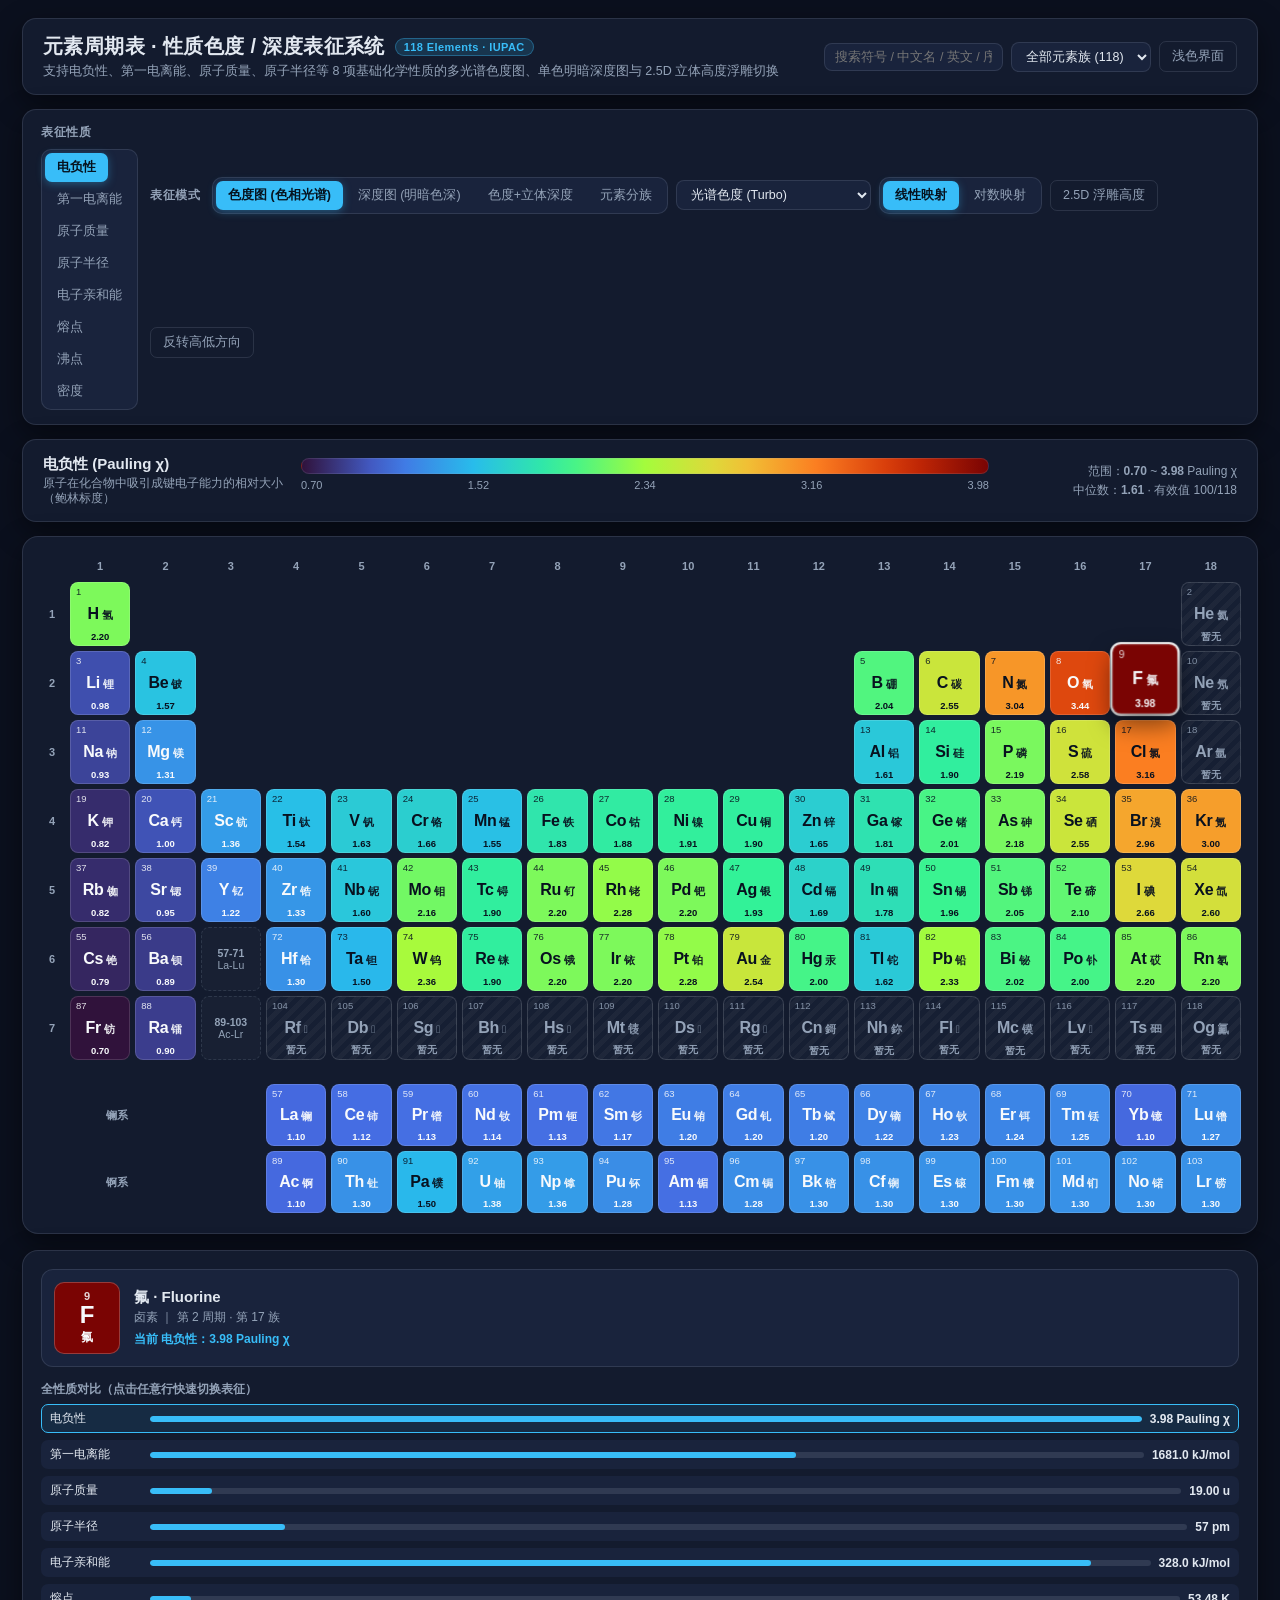
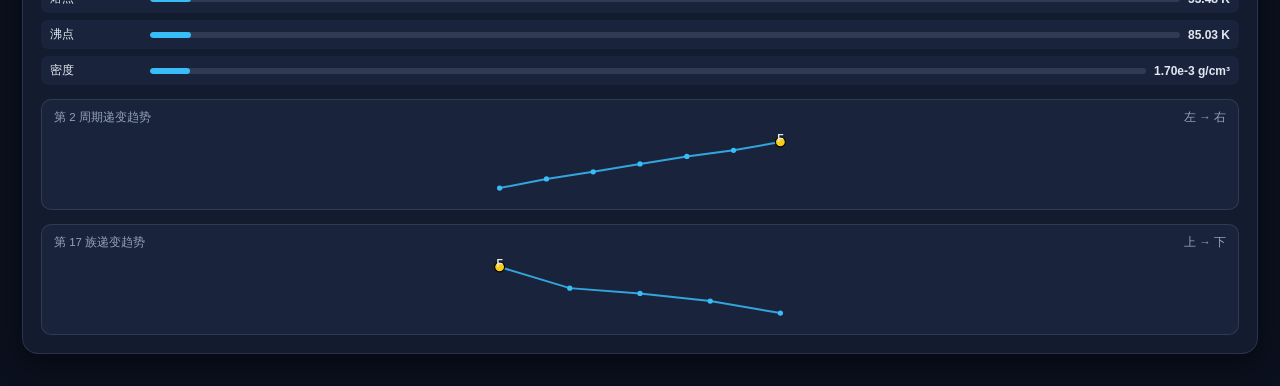
<file: index.html>
<!DOCTYPE html>
<html lang="zh-CN">
<head>
  <meta charset="UTF-8" />
  <meta name="viewport" content="width=device-width, initial-scale=1.0" />
  <title>元素周期表 · 化学性质色度/深度交互可视化</title>
  <style>
:root {
  --bg: #0b101e;
  --panel: #131b2e;
  --panel-2: #19233c;
  --border: rgba(148, 163, 184, 0.18);
  --text: #e2e8f0;
  --muted: #94a3b8;
  --accent: #38bdf8;
  --cell-empty: #161f33;
  --shadow: 0 10px 30px rgba(0, 0, 0, 0.45);
}
body.light {
  --bg: #f3f6fb;
  --panel: #ffffff;
  --panel-2: #eef2f9;
  --border: rgba(15, 23, 42, 0.12);
  --text: #0f172a;
  --muted: #475569;
  --accent: #0284c7;
  --cell-empty: #e2e8f0;
  --shadow: 0 8px 24px rgba(15, 23, 42, 0.08);
}
* { box-sizing: border-box; margin: 0; padding: 0; }
body {
  font-family: -apple-system, BlinkMacSystemFont, "Segoe UI", "PingFang SC", "Microsoft YaHei", sans-serif;
  background: var(--bg);
  color: var(--text);
  min-height: 100vh;
  padding: 18px 22px 32px;
  transition: background 0.25s, color 0.25s;
}
.container { max-width: 1520px; margin: 0 auto; display: flex; flex-direction: column; gap: 14px; }
header {
  display: flex; flex-wrap: wrap; justify-content: space-between; align-items: center; gap: 12px;
  background: var(--panel); border: 1px solid var(--border); border-radius: 14px; padding: 14px 20px;
  box-shadow: var(--shadow);
}
.title-wrap h1 { font-size: 20px; font-weight: 700; letter-spacing: 0.4px; display: flex; align-items: center; gap: 10px; }
.badge { font-size: 11px; padding: 2px 8px; border-radius: 99px; background: rgba(56,189,248,0.16); color: var(--accent); border: 1px solid rgba(56,189,248,0.35); }
.title-wrap p { font-size: 12.5px; color: var(--muted); margin-top: 3px; }
.toolbar {
  display: grid; grid-template-columns: 1fr auto; gap: 12px;
  background: var(--panel); border: 1px solid var(--border); border-radius: 14px; padding: 14px 18px;
  box-shadow: var(--shadow);
}
@media (max-width: 1100px) { .toolbar { grid-template-columns: 1fr; } }
.control-row { display: flex; flex-wrap: wrap; align-items: center; gap: 8px; }
.ctrl-label { font-size: 12px; font-weight: 600; color: var(--muted); margin-right: 4px; text-transform: uppercase; letter-spacing: 0.5px; }
.seg-group { display: inline-flex; flex-wrap: wrap; background: var(--panel-2); padding: 3px; border-radius: 10px; border: 1px solid var(--border); gap: 3px; }
.btn {
  border: none; background: transparent; color: var(--muted); font-size: 12.5px; font-weight: 500;
  padding: 6px 12px; border-radius: 7px; cursor: pointer; transition: all 0.16s; white-space: nowrap;
}
.btn:hover { color: var(--text); background: rgba(148,163,184,0.12); }
.btn.active { background: var(--accent); color: #06121e; font-weight: 700; box-shadow: 0 2px 8px rgba(56,189,248,0.35); }
body.light .btn.active { color: #ffffff; }
select.ctrl-select, input.ctrl-search {
  background: var(--panel-2); color: var(--text); border: 1px solid var(--border);
  border-radius: 8px; padding: 6px 10px; font-size: 12.5px; outline: none;
}
.legend-bar-wrap {
  background: var(--panel); border: 1px solid var(--border); border-radius: 14px; padding: 12px 20px;
  display: grid; grid-template-columns: 240px 1fr 230px; align-items: center; gap: 18px; box-shadow: var(--shadow);
}
@media (max-width: 980px) { .legend-bar-wrap { grid-template-columns: 1fr; } }
.prop-meta .prop-name { font-size: 15px; font-weight: 700; }
.prop-meta .prop-desc { font-size: 11.5px; color: var(--muted); margin-top: 2px; }
.grad-box { position: relative; padding: 6px 0 18px; }
.grad-track { height: 16px; border-radius: 8px; border: 1px solid var(--border); width: 100%; position: relative; }
.grad-ticks { display: flex; justify-content: space-between; font-size: 11px; color: var(--muted); margin-top: 5px; font-variant-numeric: tabular-nums; }
.grad-pointer {
  position: absolute; top: 1px; width: 3px; height: 26px; background: #fff;
  border: 1px solid #000; border-radius: 2px; transform: translateX(-50%); pointer-events: none;
  opacity: 0; transition: left 0.1s ease-out, opacity 0.15s; z-index: 5;
}
.grad-pointer span {
  position: absolute; top: -20px; left: 50%; transform: translateX(-50%);
  background: #0f172a; color: #fff; font-size: 10.5px; padding: 1px 6px; border-radius: 4px; white-space: nowrap;
}

.main-stage { display: grid; grid-template-columns: 1fr 330px; gap: 16px; align-items: start; }
@media (max-width: 1280px) { .main-stage { grid-template-columns: 1fr; } }
.board-card {
  background: var(--panel); border: 1px solid var(--border); border-radius: 16px;
  padding: 18px 16px 20px; box-shadow: var(--shadow); overflow-x: auto;
}
.pt-perspective { transition: transform 0.4s cubic-bezier(.2,.8,.2,1); }
.pt-perspective.relief-3d {
  transform: perspective(1400px) rotateX(22deg) scale(0.97);
  transform-style: preserve-3d;
  padding-top: 14px; padding-bottom: 10px;
}
.pt-grid {
  display: grid;
  grid-template-columns: 26px repeat(18, minmax(48px, 1fr));
  grid-template-rows: 22px repeat(7, 64px) 14px repeat(2, 62px);
  gap: 5px;
  min-width: 980px;
  transform-style: preserve-3d;
}
.axis-lbl {
  display: flex; align-items: center; justify-content: center;
  font-size: 11px; font-weight: 600; color: var(--muted); user-select: none;
}
.f-slot {
  border: 1px dashed var(--border); border-radius: 8px;
  display: flex; flex-direction: column; align-items: center; justify-content: center;
  font-size: 10.5px; color: var(--muted); background: rgba(148,163,184,0.04); cursor: pointer;
}
.f-slot:hover { border-color: var(--accent); color: var(--accent); }
.el-cell {
  position: relative; border-radius: 8px; padding: 4px 5px;
  border: 1px solid rgba(255,255,255,0.14);
  display: flex; flex-direction: column; justify-content: space-between;
  cursor: pointer; user-select: none;
  transition: transform 0.18s ease, box-shadow 0.18s ease, opacity 0.2s, background 0.25s;
  overflow: hidden;
}
body.light .el-cell { border-color: rgba(15,23,42,0.13); }
.el-cell:hover, .el-cell.selected {
  z-index: 20;
  transform: translateY(-4px) scale(1.09) !important;
  box-shadow: 0 10px 22px rgba(0,0,0,0.5), 0 0 0 2px #fff !important;
}
body.light .el-cell:hover, body.light .el-cell.selected {
  box-shadow: 0 10px 20px rgba(15,23,42,0.25), 0 0 0 2px #0f172a !important;
}
.el-cell.dimmed { opacity: 0.18; filter: grayscale(0.7); }
.el-cell.no-data {
  background: repeating-linear-gradient(-45deg, var(--cell-empty), var(--cell-empty) 5px, rgba(148,163,184,0.09) 5px, rgba(148,163,184,0.09) 10px) !important;
}
.el-top { display: flex; justify-content: space-between; align-items: center; font-size: 9.5px; line-height: 1; opacity: 0.88; font-variant-numeric: tabular-nums; }
.el-mid { display: flex; align-items: baseline; justify-content: center; gap: 3px; margin: 1px 0; }
.el-sym { font-size: 16px; font-weight: 800; letter-spacing: -0.3px; line-height: 1.05; }
.el-zh { font-size: 11px; font-weight: 600; opacity: 0.92; }
.el-val { font-size: 9.5px; text-align: center; font-variant-numeric: tabular-nums; font-weight: 600; line-height: 1; white-space: nowrap; overflow: hidden; text-overflow: ellipsis; }
.depth-fill-bar {
  position: absolute; left: 0; bottom: 0; height: 3px; background: rgba(255,255,255,0.75);
  transition: width 0.25s ease; pointer-events: none;
}
.detail-panel {
  background: var(--panel); border: 1px solid var(--border); border-radius: 16px;
  padding: 18px; box-shadow: var(--shadow); display: flex; flex-direction: column; gap: 14px;
}
.hero-box {
  display: flex; align-items: center; gap: 14px; padding: 12px; border-radius: 12px;
  background: var(--panel-2); border: 1px solid var(--border);
}
.hero-tile {
  width: 66px; height: 72px; border-radius: 10px; display: flex; flex-direction: column;
  align-items: center; justify-content: center; font-weight: 800; flex-shrink: 0;
  border: 1px solid rgba(255,255,255,0.22);
}
.hero-tile .hz { font-size: 11px; opacity: 0.85; }
.hero-tile .hsym { font-size: 24px; line-height: 1.1; }
.hero-tile .hzh { font-size: 12px; }
.prop-list { display: flex; flex-direction: column; gap: 7px; }
.prop-item {
  display: grid; grid-template-columns: 92px 1fr auto; align-items: center; gap: 8px;
  font-size: 12px; padding: 5px 8px; border-radius: 7px; background: var(--panel-2); cursor: pointer;
  border: 1px solid transparent;
}
.prop-item.active-prop { border-color: var(--accent); background: rgba(56,189,248,0.1); }
.prop-bar-bg { height: 6px; background: rgba(148,163,184,0.18); border-radius: 99px; overflow: hidden; }
.prop-bar-fg { height: 100%; background: var(--accent); border-radius: 99px; transition: width 0.25s; }
.trend-box { background: var(--panel-2); border: 1px solid var(--border); border-radius: 10px; padding: 10px 12px; }
.trend-title { font-size: 11.5px; color: var(--muted); margin-bottom: 6px; display: flex; justify-content: space-between; }
svg.spark { width: 100%; height: 68px; overflow: visible; display: block; }

</style>
</head>
<body>
  <div class="container">
    <header>
      <div class="title-wrap">
        <h1>元素周期表 · 性质色度 / 深度表征系统 <span class="badge">118 Elements · IUPAC</span></h1>
        <p>支持电负性、第一电离能、原子质量、原子半径等 8 项基础化学性质的多光谱色度图、单色明暗深度图与 2.5D 立体高度浮雕切换</p>
      </div>
      <div class="control-row">
        <input id="searchBox" class="ctrl-search" type="text" placeholder="搜索符号 / 中文名 / 英文 / 序数..." />
        <select id="catFilter" class="ctrl-select"></select>
        <button id="btnTheme" class="btn" style="border:1px solid var(--border)">浅色界面</button>
      </div>
    </header>

    <section class="toolbar">
      <div class="control-row">
        <span class="ctrl-label">表征性质</span>
        <div id="propBtns" class="seg-group"></div>
      </div>
      <div class="control-row">
        <span class="ctrl-label">表征模式</span>
        <div class="seg-group">
          <button class="btn active" data-mode-btn="chroma">色度图 (色相光谱)</button>
          <button class="btn" data-mode-btn="depth">深度图 (明暗色深)</button>
          <button class="btn" data-mode-btn="dual">色度+立体深度</button>
          <button class="btn" data-mode-btn="cat">元素分族</button>
        </div>
        <select id="chromaSelect" class="ctrl-select"></select>
        <select id="depthSelect" class="ctrl-select" style="display:none"></select>
        <div class="seg-group">
          <button class="btn active" data-scale-btn="linear">线性映射</button>
          <button class="btn" data-scale-btn="log">对数映射</button>
        </div>
        <button id="btnRelief" class="btn" style="border:1px solid var(--border)">2.5D 浮雕高度</button>
        <button id="btnInvert" class="btn" style="border:1px solid var(--border)">反转高低方向</button>
      </div>
    </section>

    <section class="legend-bar-wrap">
      <div class="prop-meta">
        <div id="propName" class="prop-name">电负性 (Pauling χ)</div>
        <div id="propDesc" class="prop-desc"></div>
      </div>
      <div class="grad-box">
        <div id="gradTrack" class="grad-track">
          <div id="gradPointer" class="grad-pointer"><span></span></div>
        </div>
        <div id="gradTicks" class="grad-ticks"></div>
      </div>
      <div id="statSummary" style="font-size:12px;color:var(--muted);line-height:1.55;text-align:right"></div>
    </section>

    <main class="main-stage">
      <div class="board-card">
        <div id="ptPerspective" class="pt-perspective">
          <div id="ptGrid" class="pt-grid"></div>
        </div>
      </div>

      <aside class="detail-panel">
        <div class="hero-box">
          <div id="heroTile" class="hero-tile"></div>
          <div id="heroInfo"></div>
        </div>
        <div>
          <div style="font-size:12px;font-weight:600;color:var(--muted);margin-bottom:6px">全性质对比（点击任意行快速切换表征）</div>
          <div id="propList" class="prop-list"></div>
        </div>
        <div class="trend-box">
          <div class="trend-title"><span id="periodTrendLbl">同周期递变趋势</span><span>左 → 右</span></div>
          <svg id="sparkPeriod" class="spark"></svg>
        </div>
        <div class="trend-box">
          <div class="trend-title"><span id="groupTrendLbl">同族递变趋势</span><span>上 → 下</span></div>
          <svg id="sparkGroup" class="spark"></svg>
        </div>
      </aside>
    </main>
  </div>
  <script>
// [Z, sym, zh, en, cat, row, col, mass(u), eneg(Pauling), ie1(kJ/mol), radius(pm), ea(kJ/mol), mp(K), bp(K), dens(g/cm3)]
const DATA_1 = [
[1,"H","氢","Hydrogen",0,1,1,1.008,2.20,1312.0,31,72.8,13.99,20.27,0.0000899],
[2,"He","氦","Helium",1,1,18,4.0026,null,2372.3,28,0,0.95,4.22,0.0001785],
[3,"Li","锂","Lithium",2,2,1,6.94,0.98,520.2,128,59.6,453.65,1603,0.534],
[4,"Be","铍","Beryllium",3,2,2,9.0122,1.57,899.5,96,0,1560,2742,1.85],
[5,"B","硼","Boron",4,2,13,10.81,2.04,800.6,84,26.7,2349,4200,2.34],
[6,"C","碳","Carbon",0,2,14,12.011,2.55,1086.5,76,121.8,3800,4300,2.267],
[7,"N","氮","Nitrogen",0,2,15,14.007,3.04,1402.3,71,-7,63.15,77.36,0.001251],
[8,"O","氧","Oxygen",0,2,16,15.999,3.44,1313.9,66,141.0,54.36,90.19,0.001429],
[9,"F","氟","Fluorine",5,2,17,18.998,3.98,1681.0,57,328.0,53.48,85.03,0.001696],
[10,"Ne","氖","Neon",1,2,18,20.180,null,2080.7,58,0,24.56,27.07,0.0009002],
[11,"Na","钠","Sodium",2,3,1,22.990,0.93,495.8,166,52.8,370.94,1156,0.968],
[12,"Mg","镁","Magnesium",3,3,2,24.305,1.31,737.7,141,0,923,1363,1.738],
[13,"Al","铝","Aluminium",7,3,13,26.982,1.61,577.5,121,41.8,933.47,2792,2.70],
[14,"Si","硅","Silicon",4,3,14,28.085,1.90,786.5,111,134.1,1687,3538,2.329],
[15,"P","磷","Phosphorus",0,3,15,30.974,2.19,1011.8,107,72.0,317.3,553.7,1.823],
[16,"S","硫","Sulfur",0,3,16,32.06,2.58,999.6,105,200.4,388.36,717.8,2.07],
[17,"Cl","氯","Chlorine",5,3,17,35.45,3.16,1251.2,102,349.0,171.6,239.11,0.003214],
[18,"Ar","氩","Argon",1,3,18,39.948,null,1520.6,106,0,83.81,87.30,0.001784],
[19,"K","钾","Potassium",2,4,1,39.098,0.82,418.8,203,48.4,336.7,1032,0.862],
[20,"Ca","钙","Calcium",3,4,2,40.078,1.00,589.8,176,2.37,1115,1757,1.55],
[21,"Sc","钪","Scandium",6,4,3,44.956,1.36,633.1,170,18.1,1814,3109,2.985],
[22,"Ti","钛","Titanium",6,4,4,47.867,1.54,658.8,160,7.6,1941,3560,4.506],
[23,"V","钒","Vanadium",6,4,5,50.942,1.63,650.9,153,50.6,2183,3680,6.11],
[24,"Cr","铬","Chromium",6,4,6,51.996,1.66,652.9,139,64.3,2180,2944,7.19],
[25,"Mn","锰","Manganese",6,4,7,54.938,1.55,717.3,139,0,1519,2334,7.21],
[26,"Fe","铁","Iron",6,4,8,55.845,1.83,762.5,132,15.7,1811,3134,7.874],
[27,"Co","钴","Cobalt",6,4,9,58.933,1.88,760.4,126,63.7,1768,3200,8.90],
[28,"Ni","镍","Nickel",6,4,10,58.693,1.91,737.1,124,112.0,1728,3186,8.908],
[29,"Cu","铜","Copper",6,4,11,63.546,1.90,745.5,132,118.4,1357.77,2835,8.96],
[30,"Zn","锌","Zinc",6,4,12,65.38,1.65,906.4,122,0,692.68,1180,7.14],
[31,"Ga","镓","Gallium",7,4,13,69.723,1.81,578.8,122,28.9,302.91,2673,5.91],
[32,"Ge","锗","Germanium",4,4,14,72.630,2.01,762.0,120,119.0,1211.4,3106,5.323],
[33,"As","砷","Arsenic",4,4,15,74.922,2.18,947.0,119,78.0,1090,887,5.727],
[34,"Se","硒","Selenium",0,4,16,78.971,2.55,941.0,120,195.0,494,958,4.81],
[35,"Br","溴","Bromine",5,4,17,79.904,2.96,1139.9,120,324.6,265.8,332.0,3.1028],
[36,"Kr","氪","Krypton",1,4,18,83.798,3.00,1350.8,116,0,115.78,119.93,0.003749],
[37,"Rb","铷","Rubidium",2,5,1,85.468,0.82,403.0,220,46.9,312.45,961,1.532],
[38,"Sr","锶","Strontium",3,5,2,87.62,0.95,549.5,195,5.03,1050,1655,2.64],
[39,"Y","钇","Yttrium",6,5,3,88.906,1.22,600.0,190,29.6,1799,3609,4.472],
[40,"Zr","锆","Zirconium",6,5,4,91.224,1.33,640.1,175,41.1,2128,4682,6.52],
[41,"Nb","铌","Niobium",6,5,5,92.906,1.60,652.1,164,86.1,2750,5017,8.57],
[42,"Mo","钼","Molybdenum",6,5,6,95.95,2.16,684.3,154,71.9,2896,4912,10.28],
[43,"Tc","锝","Technetium",6,5,7,98,1.90,702.0,147,53.0,2430,4538,11.0],
[44,"Ru","钌","Ruthenium",6,5,8,101.07,2.20,710.2,146,101.3,2607,4423,12.45],
[45,"Rh","铑","Rhodium",6,5,9,102.91,2.28,719.7,142,109.7,2237,3968,12.41],
[46,"Pd","钯","Palladium",6,5,10,106.42,2.20,804.4,139,53.7,1828.05,3236,12.023],
[47,"Ag","银","Silver",6,5,11,107.87,1.93,731.0,145,125.6,1234.93,2435,10.49],
[48,"Cd","镉","Cadmium",6,5,12,112.41,1.69,867.8,144,0,594.22,1040,8.65],
[49,"In","铟","Indium",7,5,13,114.82,1.78,558.3,142,28.9,429.75,2345,7.31],
[50,"Sn","锡","Tin",7,5,14,118.71,1.96,708.6,139,107.3,505.08,2875,7.31],
[51,"Sb","锑","Antimony",4,5,15,121.76,2.05,834.0,139,103.2,903.78,1860,6.697],
[52,"Te","碲","Tellurium",4,5,16,127.60,2.10,869.3,138,190.2,722.66,1261,6.24],
[53,"I","碘","Iodine",5,5,17,126.90,2.66,1008.4,139,295.2,386.85,457.4,4.933],
[54,"Xe","氙","Xenon",1,5,18,131.29,2.60,1170.4,140,0,161.4,165.05,0.005894],
[55,"Cs","铯","Caesium",2,6,1,132.91,0.79,375.7,244,45.5,301.7,944,1.93],
[56,"Ba","钡","Barium",3,6,2,137.33,0.89,502.9,215,13.95,1000,2170,3.51],
[57,"La","镧","Lanthanum",8,9,4,138.91,1.10,538.1,207,48.0,1193,3737,6.162],
[58,"Ce","铈","Cerium",8,9,5,140.12,1.12,534.4,204,50.0,1068,3716,6.770],
[59,"Pr","镨","Praseodymium",8,9,6,140.91,1.13,527.0,203,50.0,1208,3793,6.77],
[60,"Nd","钕","Neodymium",8,9,7,144.24,1.14,533.1,201,50.0,1297,3347,7.01]
];

const DATA_2 = [
[61,"Pm","钷","Promethium",8,9,8,145,1.13,540.0,199,50.0,1315,3273,7.26],
[62,"Sm","钐","Samarium",8,9,9,150.36,1.17,544.5,198,50.0,1345,2067,7.52],
[63,"Eu","铕","Europium",8,9,10,151.96,1.20,547.1,198,50.0,1099,1802,5.244],
[64,"Gd","钆","Gadolinium",8,9,11,157.25,1.20,593.4,196,50.0,1585,3546,7.90],
[65,"Tb","铽","Terbium",8,9,12,158.93,1.20,565.8,194,50.0,1629,3503,8.23],
[66,"Dy","镝","Dysprosium",8,9,13,162.50,1.22,573.0,192,50.0,1680,2840,8.54],
[67,"Ho","钬","Holmium",8,9,14,164.93,1.23,581.0,192,50.0,1734,2993,8.79],
[68,"Er","铒","Erbium",8,9,15,167.26,1.24,589.3,189,50.0,1802,3141,9.066],
[69,"Tm","铥","Thulium",8,9,16,168.93,1.25,596.7,190,50.0,1818,2223,9.32],
[70,"Yb","镱","Ytterbium",8,9,17,173.05,1.10,603.4,187,50.0,1097,1469,6.90],
[71,"Lu","镥","Lutetium",8,9,18,174.97,1.27,523.5,187,33.4,1925,3675,9.841],
[72,"Hf","铪","Hafnium",6,6,4,178.49,1.30,658.5,175,0,2506,4876,13.31],
[73,"Ta","钽","Tantalum",6,6,5,180.95,1.50,761.0,170,31.0,3290,5731,16.69],
[74,"W","钨","Tungsten",6,6,6,183.84,2.36,770.0,162,78.6,3695,5828,19.25],
[75,"Re","铼","Rhenium",6,6,7,186.21,1.90,760.0,151,14.5,3459,5869,21.02],
[76,"Os","锇","Osmium",6,6,8,190.23,2.20,840.0,144,106.1,3306,5285,22.59],
[77,"Ir","铱","Iridium",6,6,9,192.22,2.20,880.0,141,151.0,2719,4701,22.56],
[78,"Pt","铂","Platinum",6,6,10,195.08,2.28,870.0,136,205.3,2041.4,4098,21.45],
[79,"Au","金","Gold",6,6,11,196.97,2.54,890.1,136,222.8,1337.33,3129,19.30],
[80,"Hg","汞","Mercury",6,6,12,200.59,2.00,1007.1,132,0,234.32,629.88,13.534],
[81,"Tl","铊","Thallium",7,6,13,204.38,1.62,589.4,145,19.2,577,1746,11.85],
[82,"Pb","铅","Lead",7,6,14,207.2,2.33,715.6,146,35.1,600.61,2022,11.34],
[83,"Bi","铋","Bismuth",7,6,15,208.98,2.02,703.0,148,91.2,544.7,1837,9.78],
[84,"Po","钋","Polonium",4,6,16,209,2.00,812.1,140,183.3,527,1235,9.196],
[85,"At","砹","Astatine",5,6,17,210,2.20,899.0,150,270.1,575,610,7.0],
[86,"Rn","氡","Radon",1,6,18,222,2.20,1037.0,150,0,202,211.3,0.00973],
[87,"Fr","钫","Francium",2,7,1,223,0.70,380.0,260,44.0,300,950,1.87],
[88,"Ra","镭","Radium",3,7,2,226,0.90,509.3,221,9.65,973,2010,5.5],
[89,"Ac","锕","Actinium",9,10,4,227,1.10,499.0,215,33.77,1323,3471,10.07],
[90,"Th","钍","Thorium",9,10,5,232.04,1.30,587.0,206,null,2115,5061,11.72],
[91,"Pa","镤","Protactinium",9,10,6,231.04,1.50,568.0,200,null,1841,4300,15.37],
[92,"U","铀","Uranium",9,10,7,238.03,1.38,597.6,196,null,1405.3,4404,19.1],
[93,"Np","镎","Neptunium",9,10,8,237,1.36,604.5,190,null,917,4273,20.45],
[94,"Pu","钚","Plutonium",9,10,9,244,1.28,584.7,187,null,912.5,3501,19.85],
[95,"Am","镅","Americium",9,10,10,243,1.13,578.0,180,null,1449,2880,12.0],
[96,"Cm","锔","Curium",9,10,11,247,1.28,581.0,169,null,1613,3383,13.51],
[97,"Bk","锫","Berkelium",9,10,12,247,1.30,601.0,168,null,1259,2900,14.78],
[98,"Cf","锎","Californium",9,10,13,251,1.30,608.0,168,null,1173,1743,15.1],
[99,"Es","锿","Einsteinium",9,10,14,252,1.30,619.0,165,null,1133,1269,8.84],
[100,"Fm","镄","Fermium",9,10,15,257,1.30,627.0,167,null,1800,null,9.7],
[101,"Md","钔","Mendelevium",9,10,16,258,1.30,635.0,173,null,1100,null,10.3],
[102,"No","锘","Nobelium",9,10,17,259,1.30,642.0,176,null,1100,null,9.9],
[103,"Lr","铹","Lawrencium",9,10,18,266,1.30,470.0,161,null,1900,null,15.6],
[104,"Rf","𬬻","Rutherfordium",6,7,4,267,null,580.0,157,null,2400,5800,23.2],
[105,"Db","𬭊","Dubnium",6,7,5,268,null,665.0,149,null,null,null,29.3],
[106,"Sg","𬭳","Seaborgium",6,7,6,269,null,757.0,143,null,null,null,35.0],
[107,"Bh","𬭛","Bohrium",6,7,7,270,null,740.0,141,null,null,null,37.1],
[108,"Hs","𬭶","Hassium",6,7,8,277,null,730.0,134,null,null,null,40.7],
[109,"Mt","鿏","Meitnerium",6,7,9,278,null,800.0,129,null,null,null,37.4],
[110,"Ds","𫟼","Darmstadtium",6,7,10,281,null,960.0,128,null,null,null,34.8],
[111,"Rg","𬬭","Roentgenium",6,7,11,282,null,1020.0,121,null,null,null,28.7],
[112,"Cn","鎶","Copernicium",6,7,12,285,null,1155.0,122,null,283,340,14.0],
[113,"Nh","鉨","Nihonium",7,7,13,286,null,704.9,136,null,700,1400,16.0],
[114,"Fl","𫓧","Flerovium",7,7,14,289,null,823.9,143,null,340,420,14.0],
[115,"Mc","镆","Moscovium",7,7,15,290,null,538.3,162,null,670,1400,13.5],
[116,"Lv","𫟷","Livermorium",7,7,16,293,null,723.6,175,null,709,1085,12.9],
[117,"Ts","鿬","Tennessine",5,7,17,294,null,743.0,165,null,723,883,7.2],
[118,"Og","鿫","Oganesson",1,7,18,294,null,839.4,157,null,325,450,5.0]
];

const PROPS = [
  { key: "eneg", idx: 8,  name: "电负性",       unit: "Pauling χ", fmt: v => v.toFixed(2), desc: "原子在化合物中吸引成键电子能力的相对大小（鲍林标度）" },
  { key: "ie1",  idx: 9,  name: "第一电离能",   unit: "kJ/mol",    fmt: v => v.toFixed(1), desc: "气态基态原子失去第一个电子转化为气态正离子所需的最低能量" },
  { key: "mass", idx: 7,  name: "原子质量",     unit: "u",         fmt: v => v < 10 ? v.toFixed(3) : v.toFixed(2), desc: "IUPAC 标准相对原子质量（放射性元素取最长寿同位素质量数）" },
  { key: "rad",  idx: 10, name: "原子半径",     unit: "pm",        fmt: v => Math.round(v) + "", desc: "经验/共价单键原子半径（皮米 pm），反映原子电子云空间尺度" },
  { key: "ea",   idx: 11, name: "电子亲和能",   unit: "kJ/mol",    fmt: v => v.toFixed(1), desc: "气态原子获得一个电子形成气态负离子时释放的能量" },
  { key: "mp",   idx: 12, name: "熔点",         unit: "K",         fmt: v => v < 100 ? v.toFixed(2) : Math.round(v) + "", desc: "标准大气压下纯元素固相与液相平衡热力学温度" },
  { key: "bp",   idx: 13, name: "沸点",         unit: "K",         fmt: v => v < 100 ? v.toFixed(2) : Math.round(v) + "", desc: "标准大气压下纯元素液相转变为气相的沸腾温度" },
  { key: "dens", idx: 14, name: "密度",         unit: "g/cm³",     fmt: v => v < 0.1 ? v.toExponential(2) : v.toFixed(2), desc: "标准状况（298 K, 1 atm）下元素单质的体相质量密度" }
];

const CATS = [
  { name: "活泼非金属", color: "#22c55e" },
  { name: "稀有气体",   color: "#a855f7" },
  { name: "碱金属",     color: "#ef4444" },
  { name: "碱土金属",   color: "#f97316" },
  { name: "类金属",     color: "#14b8a6" },
  { name: "卤素",       color: "#eab308" },
  { name: "过渡金属",   color: "#3b82f6" },
  { name: "后过渡金属", color: "#06b6d4" },
  { name: "镧系元素",   color: "#ec4899" },
  { name: "锕系元素",   color: "#f43f5e" }
];

const CHROMA_MAPS = {
  turbo: {
    label: "光谱色度 (Turbo)",
    stops: [[48,18,59],[70,107,227],[40,188,235],[50,242,152],[164,252,60],[238,207,58],[251,126,33],[208,47,5],[122,4,3]]
  },
  viridis: {
    label: "均匀感知色度 (Viridis)",
    stops: [[68,1,84],[59,82,139],[33,145,140],[94,201,98],[253,231,37]]
  },
  plasma: {
    label: "等离子色度 (Plasma)",
    stops: [[13,8,135],[126,3,168],[204,71,120],[248,149,64],[240,249,33]]
  },
  coolwarm: {
    label: "冷暖双极色度 (Cool-Warm)",
    stops: [[30,64,175],[56,189,248],[226,232,240],[251,146,60],[185,28,28]]
  }
};

const DEPTH_MAPS = {
  cyan:    { label: "深海青深度", stopsDark: [[12,26,44],[14,78,118],[6,148,198],[125,236,255]], stopsLight: [[230,247,255],[138,212,248],[14,132,196],[8,51,88]] },
  emerald: { label: "翡翠绿深度", stopsDark: [[11,32,26],[13,92,66],[16,172,116],[134,250,198]], stopsLight: [[232,250,240],[134,228,178],[16,148,96],[6,64,43]] },
  amber:   { label: "琥珀金深度", stopsDark: [[36,22,10],[112,58,12],[210,122,16],[254,228,118]], stopsLight: [[254,249,226],[252,205,112],[217,119,6],[110,44,6]] },
  violet:  { label: "紫晶深度",   stopsDark: [[28,16,46],[86,40,145],[152,82,235],[230,198,255]], stopsLight: [[245,238,255],[196,164,250],[126,58,218],[54,18,108]] },
  mono:    { label: "纯粹灰阶深度", stopsDark: [[22,28,40],[72,85,106],[148,163,184],[241,245,249]], stopsLight: [[244,247,251],[182,194,210],[92,106,128],[18,24,38]] }
};

function interpStops(stops, t) {
  const c = Math.max(0, Math.min(1, t));
  const pos = c * (stops.length - 1);
  const i = Math.floor(pos);
  const f = pos - i;
  if (i >= stops.length - 1) return stops[stops.length - 1];
  const a = stops[i], b = stops[i + 1];
  return [
    Math.round(a[0] + (b[0] - a[0]) * f),
    Math.round(a[1] + (b[1] - a[1]) * f),
    Math.round(a[2] + (b[2] - a[2]) * f)
  ];
}

function rgbStr(rgb) { return `rgb(${rgb[0]},${rgb[1]},${rgb[2]})`; }

function textContrast(rgb) {
  const lum = (0.299 * rgb[0] + 0.587 * rgb[1] + 0.114 * rgb[2]) / 255;
  return lum > 0.56 ? "#08111f" : "#f8fafc";
}

const ELEMENTS = [...DATA_1, ...DATA_2].map(r => ({
  z: r[0], sym: r[1], zh: r[2], en: r[3], cat: r[4], row: r[5], col: r[6], raw: r
}));
const EL_BY_Z = Object.fromEntries(ELEMENTS.map(e => [e.z, e]));

const state = {
  propKey: "eneg",
  mode: "chroma",      // "chroma" | "depth" | "dual" | "cat"
  chromaMap: "turbo",
  depthMap: "cyan",
  invert: false,
  relief3d: false,
  scale: "linear",     // "linear" | "log"
  selectedZ: 9,
  filterCat: -1,
  query: "",
  light: false
};

function currentProp() { return PROPS.find(p => p.key === state.propKey); }

function getStats(prop) {
  const vals = ELEMENTS.map(e => e.raw[prop.idx]).filter(v => v !== null && v !== undefined && !Number.isNaN(v));
  const posVals = vals.filter(v => v > 0);
  const min = Math.min(...vals), max = Math.max(...vals);
  const logMin = posVals.length ? Math.min(...posVals) : 1e-4;
  const sorted = [...vals].sort((a, b) => a - b);
  const med = sorted[Math.floor(sorted.length / 2)];
  return { min, max, logMin, med, count: vals.length };
}

function normVal(val, stats) {
  if (val === null || val === undefined) return null;
  let t;
  if (state.scale === "log") {
    const safeV = Math.max(val, stats.logMin);
    const a = Math.log10(stats.logMin), b = Math.log10(Math.max(stats.max, stats.logMin * 10));
    t = b === a ? 0.5 : (Math.log10(safeV) - a) / (b - a);
  } else {
    t = stats.max === stats.min ? 0.5 : (val - stats.min) / (stats.max - stats.min);
  }
  t = Math.max(0, Math.min(1, t));
  return state.invert ? 1 - t : t;
}

function colorForT(t) {
  if (state.mode === "depth") {
    const dm = DEPTH_MAPS[state.depthMap];
    return interpStops(state.light ? dm.stopsLight : dm.stopsDark, t);
  }
  return interpStops(CHROMA_MAPS[state.chromaMap].stops, t);
}

const cellDom = {};

function buildGrid() {
  const grid = document.getElementById("ptGrid");
  grid.innerHTML = "";
  for (let c = 1; c <= 18; c++) {
    const d = document.createElement("div");
    d.className = "axis-lbl";
    d.style.gridRow = "1"; d.style.gridColumn = String(c + 1);
    d.textContent = c;
    grid.appendChild(d);
  }
  for (let r = 1; r <= 7; r++) {
    const d = document.createElement("div");
    d.className = "axis-lbl";
    d.style.gridRow = String(r + 1); d.style.gridColumn = "1";
    d.textContent = r;
    grid.appendChild(d);
  }
  const fLabels = [{ row: 9, txt: "镧系" }, { row: 10, txt: "锕系" }];
  fLabels.forEach(fl => {
    const d = document.createElement("div");
    d.className = "axis-lbl";
    d.style.gridRow = String(fl.row + 1); d.style.gridColumn = "1 / 4";
    d.textContent = fl.txt;
    grid.appendChild(d);
  });
  const slots = [
    { r: 6, c: 3, label: "57-71", sub: "La-Lu", cat: 8 },
    { r: 7, c: 3, label: "89-103", sub: "Ac-Lr", cat: 9 }
  ];
  slots.forEach(s => {
    const d = document.createElement("div");
    d.className = "f-slot";
    d.style.gridRow = String(s.r + 1); d.style.gridColumn = String(s.c + 1);
    d.innerHTML = `<strong>${s.label}</strong><span>${s.sub}</span>`;
    d.onclick = () => { state.filterCat = state.filterCat === s.cat ? -1 : s.cat; renderAll(); };
    grid.appendChild(d);
  });
  ELEMENTS.forEach(el => {
    const cell = document.createElement("div");
    cell.className = "el-cell";
    cell.style.gridRow = String(el.row + 1);
    cell.style.gridColumn = String(el.col + 1);
    cell.innerHTML = `
      <div class="el-top"><span>${el.z}</span><span class="el-cat-dot"></span></div>
      <div class="el-mid"><span class="el-sym">${el.sym}</span><span class="el-zh">${el.zh}</span></div>
      <div class="el-val">--</div>
      <div class="depth-fill-bar" style="width:0%"></div>`;
    cell.addEventListener("mouseenter", () => onHoverElement(el));
    cell.addEventListener("mouseleave", () => hideLegendPointer());
    cell.addEventListener("click", () => { state.selectedZ = el.z; renderAll(); });
    grid.appendChild(cell);
    cellDom[el.z] = cell;
  });
}

function hexToRgb(hex) {
  const n = parseInt(hex.slice(1), 16);
  return [(n >> 16) & 255, (n >> 8) & 255, n & 255];
}

function renderAll() {
  const prop = currentProp();
  const stats = getStats(prop);
  const use3d = state.relief3d || state.mode === "dual";
  document.getElementById("ptPerspective").classList.toggle("relief-3d", use3d);

  const q = state.query.trim().toLowerCase();
  ELEMENTS.forEach(el => {
    const cell = cellDom[el.z];
    const val = el.raw[prop.idx];
    const t = normVal(val, stats);
    const valNode = cell.querySelector(".el-val");
    const barNode = cell.querySelector(".depth-fill-bar");

    const matchQ = !q || el.sym.toLowerCase().includes(q) || el.zh.includes(q) || el.en.toLowerCase().includes(q) || String(el.z) === q;
    const matchCat = state.filterCat === -1 || el.cat === state.filterCat;
    cell.classList.toggle("dimmed", !(matchQ && matchCat));
    cell.classList.toggle("selected", el.z === state.selectedZ);

    if (state.mode === "cat") {
      cell.classList.remove("no-data");
      const rgb = hexToRgb(CATS[el.cat].color);
      cell.style.background = rgbStr(rgb);
      cell.style.color = textContrast(rgb);
      cell.style.transform = "";
      cell.style.boxShadow = "";
      valNode.textContent = val !== null ? prop.fmt(val) : "—";
      barNode.style.width = "0%";
      return;
    }

    if (t === null) {
      cell.classList.add("no-data");
      cell.style.background = "";
      cell.style.color = "var(--muted)";
      cell.style.transform = "";
      cell.style.boxShadow = "";
      valNode.textContent = "暂无";
      barNode.style.width = "0%";
    } else {
      cell.classList.remove("no-data");
      const rgb = colorForT(t);
      cell.style.background = rgbStr(rgb);
      cell.style.color = textContrast(rgb);
      valNode.textContent = prop.fmt(val);
      barNode.style.width = state.mode === "depth" ? `${Math.round(t * 100)}%` : "0%";
      if (use3d) {
        const zLift = Math.round(t * 28);
        const shade = `rgb(${Math.max(0,rgb[0]-55)},${Math.max(0,rgb[1]-55)},${Math.max(0,rgb[2]-55)})`;
        cell.style.transform = `translateZ(${zLift}px) translateY(${-Math.round(t * 6)}px)`;
        cell.style.boxShadow = `0 ${Math.max(2, Math.round(t * 9))}px 0 ${shade}, 0 ${Math.round(t * 16 + 4)}px 14px rgba(0,0,0,0.42)`;
      } else {
        cell.style.transform = "";
        cell.style.boxShadow = "";
      }
    }
  });

  renderLegend(prop, stats);
  renderDetail(EL_BY_Z[state.selectedZ], prop, stats);
  syncToolbarUI();
}

function renderLegend(prop, stats) {
  document.getElementById("propName").textContent = `${prop.name} (${prop.unit})`;
  document.getElementById("propDesc").textContent = prop.desc;
  const track = document.getElementById("gradTrack");
  const ticks = document.getElementById("gradTicks");
  if (state.mode === "cat") {
    track.style.background = `linear-gradient(90deg, ${CATS.map(c => c.color).join(",")})`;
    ticks.innerHTML = `<span>元素化学族分类着色模式（点击右侧图例可筛选单族）</span>`;
    document.getElementById("statSummary").innerHTML = `有效数据：<strong>${stats.count}</strong> / 118 元素`;
    return;
  }
  const samples = [];
  for (let i = 0; i <= 20; i++) samples.push(rgbStr(colorForT(i / 20)));
  track.style.background = `linear-gradient(90deg, ${samples.join(",")})`;
  const tickVals = [0, 0.25, 0.5, 0.75, 1].map(p => {
    const tp = state.invert ? 1 - p : p;
    if (state.scale === "log") {
      const a = Math.log10(stats.logMin), b = Math.log10(Math.max(stats.max, stats.logMin * 10));
      return prop.fmt(Math.pow(10, a + tp * (b - a)));
    }
    return prop.fmt(stats.min + tp * (stats.max - stats.min));
  });
  ticks.innerHTML = tickVals.map(v => `<span>${v}</span>`).join("");
  document.getElementById("statSummary").innerHTML =
    `范围：<strong>${prop.fmt(stats.min)}</strong> ~ <strong>${prop.fmt(stats.max)}</strong> ${prop.unit}<br>中位数：<strong>${prop.fmt(stats.med)}</strong> · 有效值 ${stats.count}/118`;
}

function onHoverElement(el) {
  const prop = currentProp();
  const stats = getStats(prop);
  const val = el.raw[prop.idx];
  const ptr = document.getElementById("gradPointer");
  if (val !== null && state.mode !== "cat") {
    const t = normVal(val, stats);
    ptr.style.left = `${(t * 100).toFixed(1)}%`;
    ptr.style.opacity = "1";
    ptr.querySelector("span").textContent = `${el.sym} ${prop.fmt(val)}`;
  } else {
    ptr.style.opacity = "0";
  }
  renderDetail(el, prop, stats);
}

function hideLegendPointer() {
  document.getElementById("gradPointer").style.opacity = "0";
  const prop = currentProp();
  renderDetail(EL_BY_Z[state.selectedZ], prop, getStats(prop));
}

function drawSparkline(svgId, list, activeZ, prop) {
  const svg = document.getElementById(svgId);
  const pts = list.filter(e => e.raw[prop.idx] !== null);
  if (pts.length < 2) {
    svg.innerHTML = `<text x="50%" y="38" text-anchor="middle" fill="var(--muted)" font-size="11">有效数据点不足</text>`;
    return;
  }
  const vals = pts.map(e => e.raw[prop.idx]);
  const min = Math.min(...vals), max = Math.max(...vals);
  const W = 280, H = 62, padX = 12, padY = 10;
  const coords = pts.map((e, i) => {
    const x = padX + (i / (pts.length - 1)) * (W - padX * 2);
    const ratio = max === min ? 0.5 : (e.raw[prop.idx] - min) / (max - min);
    const y = H - padY - ratio * (H - padY * 2);
    return { e, x, y };
  });
  const poly = coords.map(c => `${c.x.toFixed(1)},${c.y.toFixed(1)}`).join(" ");
  const circles = coords.map(c => {
    const isCur = c.e.z === activeZ;
    return `<circle cx="${c.x.toFixed(1)}" cy="${c.y.toFixed(1)}" r="${isCur ? 4.5 : 2.4}" fill="${isCur ? "#facc15" : "var(--accent)"}" stroke="${isCur ? "#000" : "none"}" stroke-width="1"/>` +
           (isCur ? `<text x="${c.x.toFixed(1)}" y="${Math.max(10, c.y - 7).toFixed(1)}" text-anchor="middle" fill="var(--text)" font-size="9.5" font-weight="700">${c.e.sym}</text>` : "");
  }).join("");
  svg.setAttribute("viewBox", `0 0 ${W} ${H}`);
  svg.innerHTML = `<polyline fill="none" stroke="var(--accent)" stroke-width="1.8" points="${poly}" opacity="0.85"/>${circles}`;
}

function renderDetail(el, activeProp, activeStats) {
  const tile = document.getElementById("heroTile");
  const val = el.raw[activeProp.idx];
  const t = normVal(val, activeStats);
  if (state.mode === "cat" || t === null) {
    const rgb = hexToRgb(CATS[el.cat].color);
    tile.style.background = rgbStr(rgb);
    tile.style.color = textContrast(rgb);
  } else {
    const rgb = colorForT(t);
    tile.style.background = rgbStr(rgb);
    tile.style.color = textContrast(rgb);
  }
  tile.innerHTML = `<span class="hz">${el.z}</span><span class="hsym">${el.sym}</span><span class="hzh">${el.zh}</span>`;
  const periodNum = el.row === 9 ? 6 : (el.row === 10 ? 7 : el.row);
  const groupTxt = el.row >= 9 ? (el.row === 9 ? "镧系 (f区)" : "锕系 (f区)") : `第 ${el.col} 族`;
  document.getElementById("heroInfo").innerHTML = `
    <div style="font-size:15px;font-weight:700">${el.zh} · ${el.en}</div>
    <div style="font-size:12px;color:var(--muted);margin-top:2px">${CATS[el.cat].name} ｜ 第 ${periodNum} 周期 · ${groupTxt}</div>
    <div style="font-size:12px;margin-top:5px;color:var(--accent);font-weight:600">当前 ${activeProp.name}：${val !== null ? activeProp.fmt(val) + " " + activeProp.unit : "暂无实验测定值"}</div>`;

  const listNode = document.getElementById("propList");
  listNode.innerHTML = PROPS.map(p => {
    const st = getStats(p);
    const v = el.raw[p.idx];
    const ratio = v !== null ? Math.max(4, Math.round(((v - st.min) / (st.max - st.min || 1)) * 100)) : 0;
    return `<div class="prop-item ${p.key === state.propKey ? "active-prop" : ""}" data-prop="${p.key}">
      <span>${p.name}</span>
      <div class="prop-bar-bg"><div class="prop-bar-fg" style="width:${ratio}%"></div></div>
      <span style="font-variant-numeric:tabular-nums;font-weight:600">${v !== null ? p.fmt(v) + " " + p.unit : "—"}</span>
    </div>`;
  }).join("");
  listNode.querySelectorAll(".prop-item").forEach(n => {
    n.onclick = () => { state.propKey = n.dataset.prop; renderAll(); };
  });

  const samePeriod = ELEMENTS.filter(e => (e.row === el.row)).sort((a, b) => a.col - b.col);
  const sameGroup = el.row >= 9
    ? ELEMENTS.filter(e => e.col === el.col && e.row >= 9).sort((a, b) => a.row - b.row)
    : ELEMENTS.filter(e => e.col === el.col && e.row <= 7).sort((a, b) => a.row - b.row);
  document.getElementById("periodTrendLbl").textContent = el.row >= 9 ? `${el.row === 9 ? "镧系" : "锕系"}递变趋势` : `第 ${periodNum} 周期递变趋势`;
  document.getElementById("groupTrendLbl").textContent = el.row >= 9 ? "同列f区对比" : `第 ${el.col} 族递变趋势`;
  drawSparkline("sparkPeriod", samePeriod, el.z, activeProp);
  drawSparkline("sparkGroup", sameGroup, el.z, activeProp);
}

function syncToolbarUI() {
  document.querySelectorAll("[data-prop-btn]").forEach(b => b.classList.toggle("active", b.dataset.propBtn === state.propKey));
  document.querySelectorAll("[data-mode-btn]").forEach(b => b.classList.toggle("active", b.dataset.modeBtn === state.mode));
  document.querySelectorAll("[data-scale-btn]").forEach(b => b.classList.toggle("active", b.dataset.scaleBtn === state.scale));
  document.getElementById("chromaSelect").style.display = (state.mode === "chroma" || state.mode === "dual") ? "" : "none";
  document.getElementById("depthSelect").style.display = state.mode === "depth" ? "" : "none";
  document.getElementById("btnRelief").classList.toggle("active", state.relief3d || state.mode === "dual");
  document.getElementById("btnInvert").classList.toggle("active", state.invert);
}

function initUI() {
  const propBar = document.getElementById("propBtns");
  propBar.innerHTML = PROPS.map(p => `<button class="btn" data-prop-btn="${p.key}">${p.name}</button>`).join("");
  propBar.querySelectorAll("button").forEach(b => b.onclick = () => { state.propKey = b.dataset.propBtn; renderAll(); });

  document.querySelectorAll("[data-mode-btn]").forEach(b => b.onclick = () => { state.mode = b.dataset.modeBtn; renderAll(); });
  document.querySelectorAll("[data-scale-btn]").forEach(b => b.onclick = () => { state.scale = b.dataset.scaleBtn; renderAll(); });

  const cs = document.getElementById("chromaSelect");
  cs.innerHTML = Object.entries(CHROMA_MAPS).map(([k, v]) => `<option value="${k}">${v.label}</option>`).join("");
  cs.onchange = () => { state.chromaMap = cs.value; renderAll(); };

  const ds = document.getElementById("depthSelect");
  ds.innerHTML = Object.entries(DEPTH_MAPS).map(([k, v]) => `<option value="${k}">${v.label}</option>`).join("");
  ds.onchange = () => { state.depthMap = ds.value; renderAll(); };

  const catSel = document.getElementById("catFilter");
  catSel.innerHTML = `<option value="-1">全部元素族 (118)</option>` + CATS.map((c, i) => `<option value="${i}">${c.name}</option>`).join("");
  catSel.onchange = () => { state.filterCat = Number(catSel.value); renderAll(); };

  document.getElementById("btnRelief").onclick = () => { state.relief3d = !state.relief3d; renderAll(); };
  document.getElementById("btnInvert").onclick = () => { state.invert = !state.invert; renderAll(); };
  document.getElementById("btnTheme").onclick = () => {
    state.light = !state.light;
    document.body.classList.toggle("light", state.light);
    document.getElementById("btnTheme").textContent = state.light ? "深色界面" : "浅色界面";
    renderAll();
  };
  document.getElementById("searchBox").oninput = e => { state.query = e.target.value; renderAll(); };

  buildGrid();
  renderAll();
}

window.addEventListener("DOMContentLoaded", initUI);

</script>
</body>
</html>
</file>
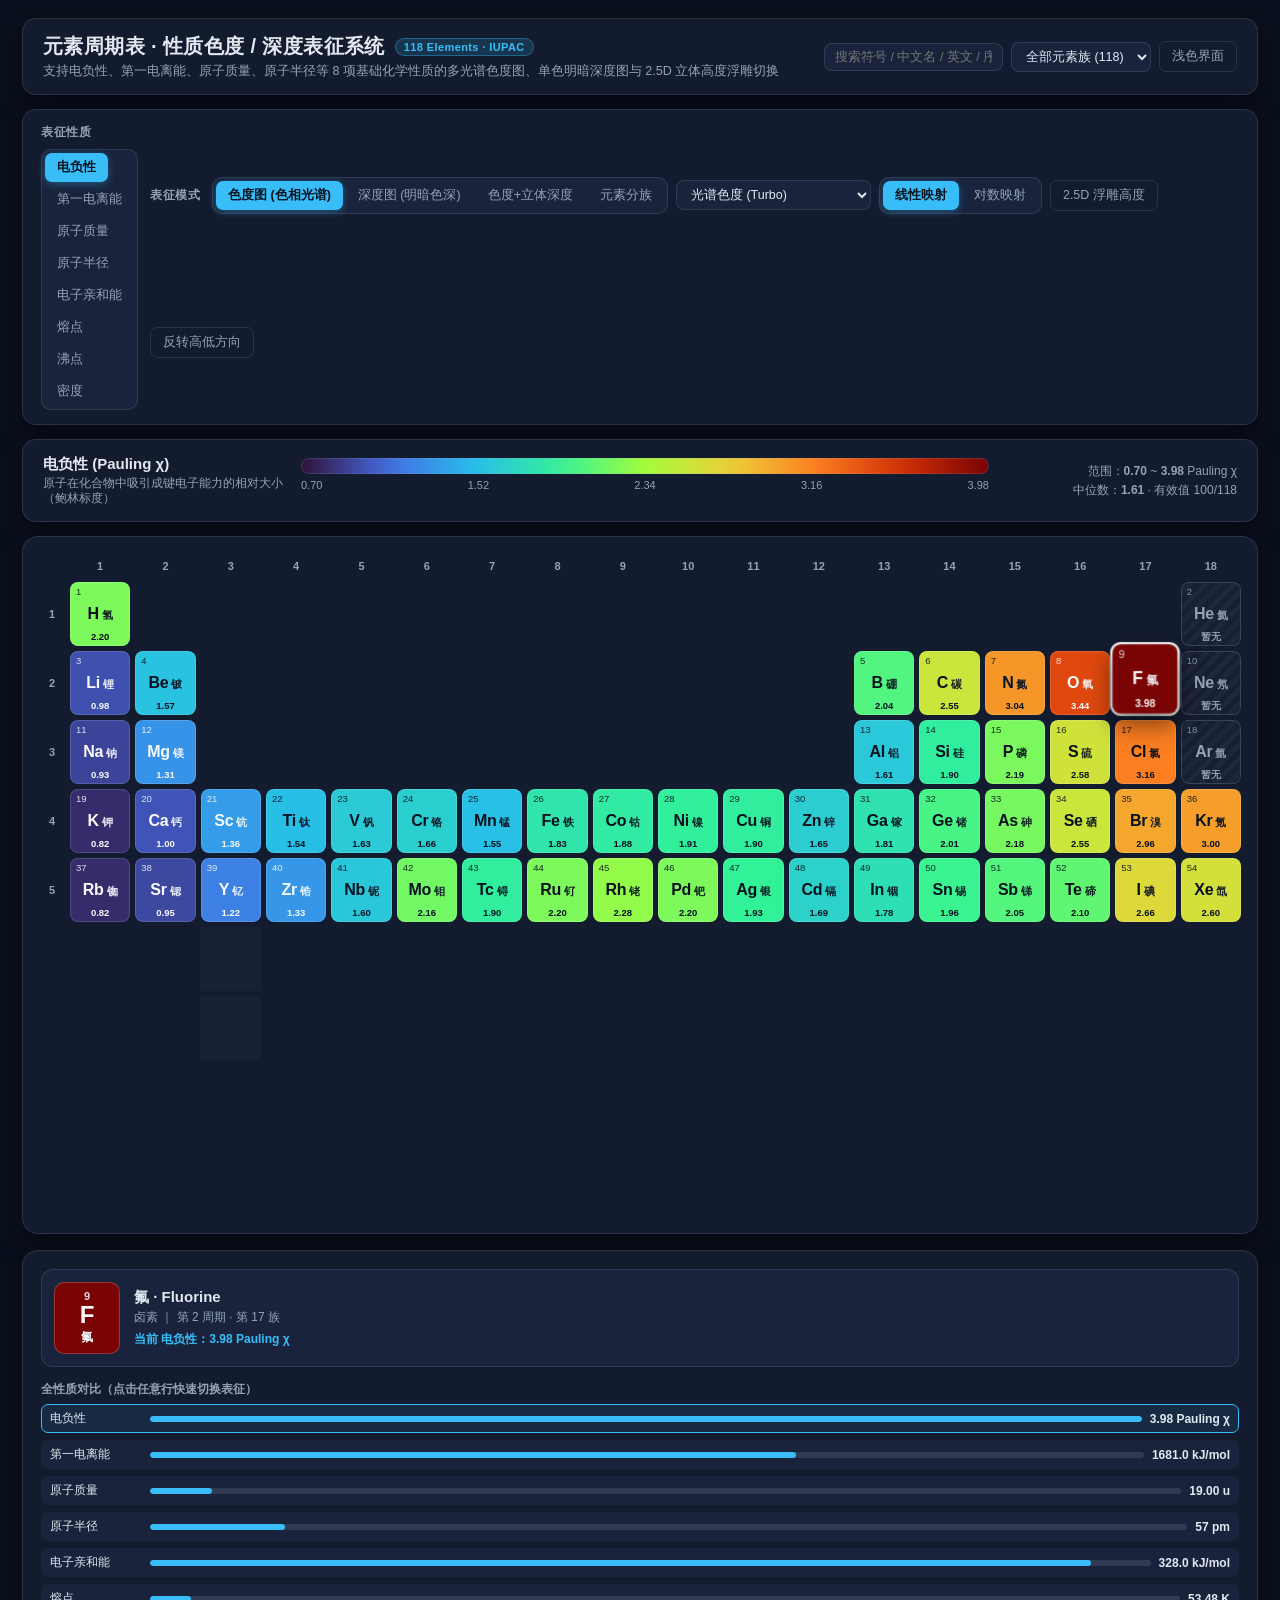
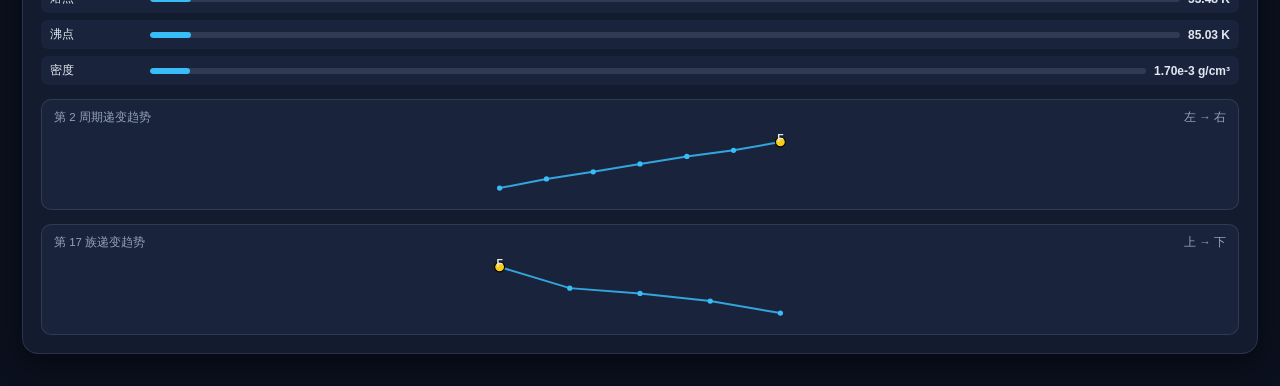
<file: dev.html>
<!DOCTYPE html>
<html lang="zh-CN">
<head>
  <meta charset="UTF-8" />
  <meta name="viewport" content="width=device-width, initial-scale=1.0" />
  <title>元素周期表 · 化学性质色度/深度交互可视化</title>
  <link rel="stylesheet" href="src/styles.css" />
</head>
<body>
  <div class="container">
    <header>
      <div class="title-wrap">
        <h1>元素周期表 · 性质色度 / 深度表征系统 <span class="badge">118 Elements · IUPAC</span></h1>
        <p>支持电负性、第一电离能、原子质量、原子半径等 8 项基础化学性质的多光谱色度图、单色明暗深度图与 2.5D 立体高度浮雕切换</p>
      </div>
      <div class="control-row">
        <input id="searchBox" class="ctrl-search" type="text" placeholder="搜索符号 / 中文名 / 英文 / 序数..." />
        <select id="catFilter" class="ctrl-select"></select>
        <button id="btnTheme" class="btn" style="border:1px solid var(--border)">浅色界面</button>
      </div>
    </header>

    <section class="toolbar">
      <div class="control-row">
        <span class="ctrl-label">表征性质</span>
        <div id="propBtns" class="seg-group"></div>
      </div>
      <div class="control-row">
        <span class="ctrl-label">表征模式</span>
        <div class="seg-group">
          <button class="btn active" data-mode-btn="chroma">色度图 (色相光谱)</button>
          <button class="btn" data-mode-btn="depth">深度图 (明暗色深)</button>
          <button class="btn" data-mode-btn="dual">色度+立体深度</button>
          <button class="btn" data-mode-btn="cat">元素分族</button>
        </div>
        <select id="chromaSelect" class="ctrl-select"></select>
        <select id="depthSelect" class="ctrl-select" style="display:none"></select>
        <div class="seg-group">
          <button class="btn active" data-scale-btn="linear">线性映射</button>
          <button class="btn" data-scale-btn="log">对数映射</button>
        </div>
        <button id="btnRelief" class="btn" style="border:1px solid var(--border)">2.5D 浮雕高度</button>
        <button id="btnInvert" class="btn" style="border:1px solid var(--border)">反转高低方向</button>
      </div>
    </section>

    <section class="legend-bar-wrap">
      <div class="prop-meta">
        <div id="propName" class="prop-name">电负性 (Pauling χ)</div>
        <div id="propDesc" class="prop-desc"></div>
      </div>
      <div class="grad-box">
        <div id="gradTrack" class="grad-track">
          <div id="gradPointer" class="grad-pointer"><span></span></div>
        </div>
        <div id="gradTicks" class="grad-ticks"></div>
      </div>
      <div id="statSummary" style="font-size:12px;color:var(--muted);line-height:1.55;text-align:right"></div>
    </section>

    <main class="main-stage">
      <div class="board-card">
        <div id="ptPerspective" class="pt-perspective">
          <div id="ptGrid" class="pt-grid"></div>
        </div>
      </div>

      <aside class="detail-panel">
        <div class="hero-box">
          <div id="heroTile" class="hero-tile"></div>
          <div id="heroInfo"></div>
        </div>
        <div>
          <div style="font-size:12px;font-weight:600;color:var(--muted);margin-bottom:6px">全性质对比（点击任意行快速切换表征）</div>
          <div id="propList" class="prop-list"></div>
        </div>
        <div class="trend-box">
          <div class="trend-title"><span id="periodTrendLbl">同周期递变趋势</span><span>左 → 右</span></div>
          <svg id="sparkPeriod" class="spark"></svg>
        </div>
        <div class="trend-box">
          <div class="trend-title"><span id="groupTrendLbl">同族递变趋势</span><span>上 → 下</span></div>
          <svg id="sparkGroup" class="spark"></svg>
        </div>
      </aside>
    </main>
  </div>
  <script src="src/data.js"></script>
  <script src="src/colormaps.js"></script>
  <script src="src/app.js"></script>
</body>
</html>
</file>
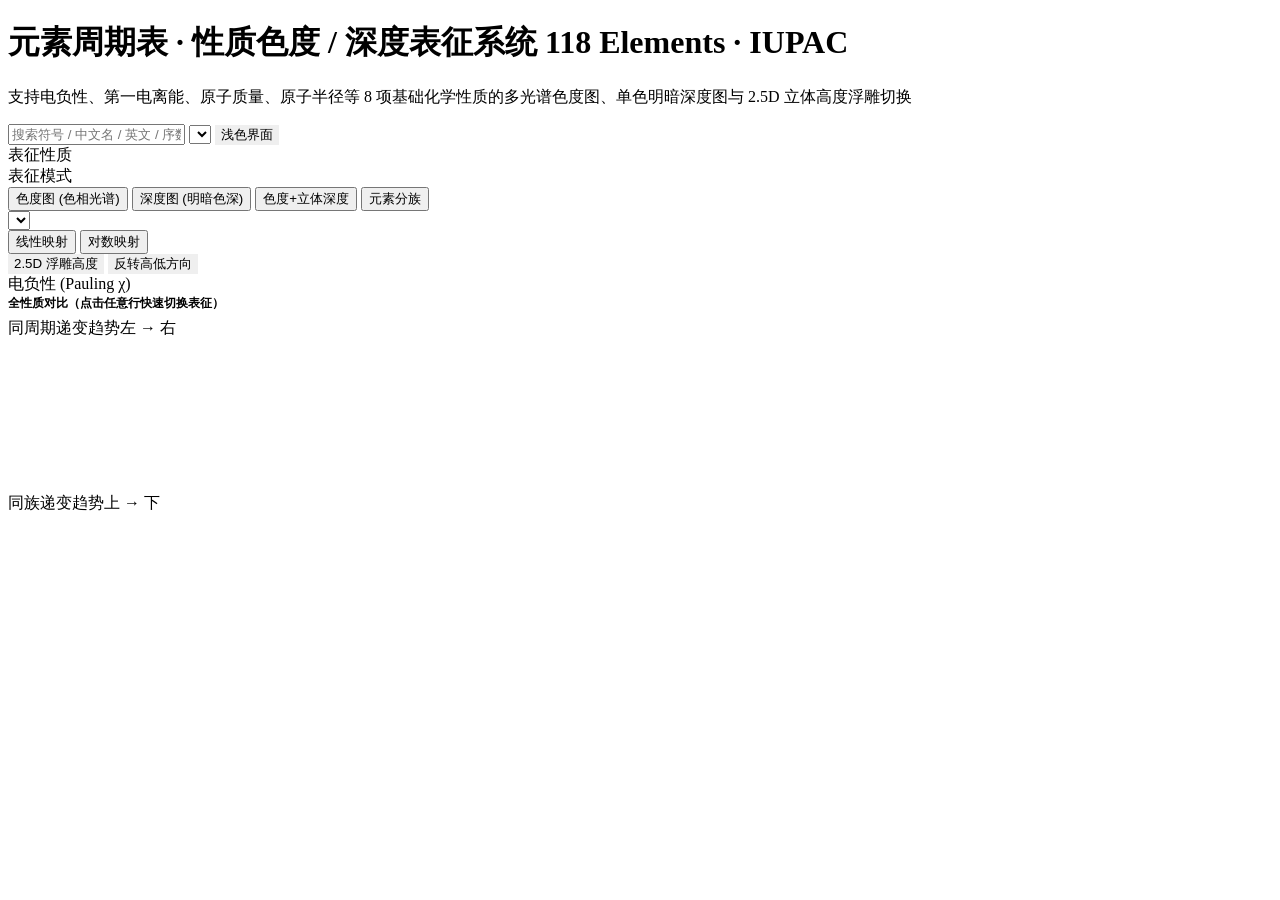
<file: src/template.html>
<!DOCTYPE html>
<html lang="zh-CN">
<head>
  <meta charset="UTF-8" />
  <meta name="viewport" content="width=device-width, initial-scale=1.0" />
  <title>元素周期表 · 化学性质色度/深度交互可视化</title>
  <!-- __STYLES__ -->
</head>
<body>
  <div class="container">
    <header>
      <div class="title-wrap">
        <h1>元素周期表 · 性质色度 / 深度表征系统 <span class="badge">118 Elements · IUPAC</span></h1>
        <p>支持电负性、第一电离能、原子质量、原子半径等 8 项基础化学性质的多光谱色度图、单色明暗深度图与 2.5D 立体高度浮雕切换</p>
      </div>
      <div class="control-row">
        <input id="searchBox" class="ctrl-search" type="text" placeholder="搜索符号 / 中文名 / 英文 / 序数..." />
        <select id="catFilter" class="ctrl-select"></select>
        <button id="btnTheme" class="btn" style="border:1px solid var(--border)">浅色界面</button>
      </div>
    </header>

    <section class="toolbar">
      <div class="control-row">
        <span class="ctrl-label">表征性质</span>
        <div id="propBtns" class="seg-group"></div>
      </div>
      <div class="control-row">
        <span class="ctrl-label">表征模式</span>
        <div class="seg-group">
          <button class="btn active" data-mode-btn="chroma">色度图 (色相光谱)</button>
          <button class="btn" data-mode-btn="depth">深度图 (明暗色深)</button>
          <button class="btn" data-mode-btn="dual">色度+立体深度</button>
          <button class="btn" data-mode-btn="cat">元素分族</button>
        </div>
        <select id="chromaSelect" class="ctrl-select"></select>
        <select id="depthSelect" class="ctrl-select" style="display:none"></select>
        <div class="seg-group">
          <button class="btn active" data-scale-btn="linear">线性映射</button>
          <button class="btn" data-scale-btn="log">对数映射</button>
        </div>
        <button id="btnRelief" class="btn" style="border:1px solid var(--border)">2.5D 浮雕高度</button>
        <button id="btnInvert" class="btn" style="border:1px solid var(--border)">反转高低方向</button>
      </div>
    </section>

    <section class="legend-bar-wrap">
      <div class="prop-meta">
        <div id="propName" class="prop-name">电负性 (Pauling χ)</div>
        <div id="propDesc" class="prop-desc"></div>
      </div>
      <div class="grad-box">
        <div id="gradTrack" class="grad-track">
          <div id="gradPointer" class="grad-pointer"><span></span></div>
        </div>
        <div id="gradTicks" class="grad-ticks"></div>
      </div>
      <div id="statSummary" style="font-size:12px;color:var(--muted);line-height:1.55;text-align:right"></div>
    </section>

    <main class="main-stage">
      <div class="board-card">
        <div id="ptPerspective" class="pt-perspective">
          <div id="ptGrid" class="pt-grid"></div>
        </div>
      </div>

      <aside class="detail-panel">
        <div class="hero-box">
          <div id="heroTile" class="hero-tile"></div>
          <div id="heroInfo"></div>
        </div>
        <div>
          <div style="font-size:12px;font-weight:600;color:var(--muted);margin-bottom:6px">全性质对比（点击任意行快速切换表征）</div>
          <div id="propList" class="prop-list"></div>
        </div>
        <div class="trend-box">
          <div class="trend-title"><span id="periodTrendLbl">同周期递变趋势</span><span>左 → 右</span></div>
          <svg id="sparkPeriod" class="spark"></svg>
        </div>
        <div class="trend-box">
          <div class="trend-title"><span id="groupTrendLbl">同族递变趋势</span><span>上 → 下</span></div>
          <svg id="sparkGroup" class="spark"></svg>
        </div>
      </aside>
    </main>
  </div>
  <!-- __SCRIPTS__ -->
</body>
</html>
</file>
<file: src/styles.css>
:root {
  --bg: #0b101e;
  --panel: #131b2e;
  --panel-2: #19233c;
  --border: rgba(148, 163, 184, 0.18);
  --text: #e2e8f0;
  --muted: #94a3b8;
  --accent: #38bdf8;
  --cell-empty: #161f33;
  --shadow: 0 10px 30px rgba(0, 0, 0, 0.45);
}
body.light {
  --bg: #f3f6fb;
  --panel: #ffffff;
  --panel-2: #eef2f9;
  --border: rgba(15, 23, 42, 0.12);
  --text: #0f172a;
  --muted: #475569;
  --accent: #0284c7;
  --cell-empty: #e2e8f0;
  --shadow: 0 8px 24px rgba(15, 23, 42, 0.08);
}
* { box-sizing: border-box; margin: 0; padding: 0; }
body {
  font-family: -apple-system, BlinkMacSystemFont, "Segoe UI", "PingFang SC", "Microsoft YaHei", sans-serif;
  background: var(--bg);
  color: var(--text);
  min-height: 100vh;
  padding: 18px 22px 32px;
  transition: background 0.25s, color 0.25s;
}
.container { max-width: 1520px; margin: 0 auto; display: flex; flex-direction: column; gap: 14px; }
header {
  display: flex; flex-wrap: wrap; justify-content: space-between; align-items: center; gap: 12px;
  background: var(--panel); border: 1px solid var(--border); border-radius: 14px; padding: 14px 20px;
  box-shadow: var(--shadow);
}
.title-wrap h1 { font-size: 20px; font-weight: 700; letter-spacing: 0.4px; display: flex; align-items: center; gap: 10px; }
.badge { font-size: 11px; padding: 2px 8px; border-radius: 99px; background: rgba(56,189,248,0.16); color: var(--accent); border: 1px solid rgba(56,189,248,0.35); }
.title-wrap p { font-size: 12.5px; color: var(--muted); margin-top: 3px; }
.toolbar {
  display: grid; grid-template-columns: 1fr auto; gap: 12px;
  background: var(--panel); border: 1px solid var(--border); border-radius: 14px; padding: 14px 18px;
  box-shadow: var(--shadow);
}
@media (max-width: 1100px) { .toolbar { grid-template-columns: 1fr; } }
.control-row { display: flex; flex-wrap: wrap; align-items: center; gap: 8px; }
.ctrl-label { font-size: 12px; font-weight: 600; color: var(--muted); margin-right: 4px; text-transform: uppercase; letter-spacing: 0.5px; }
.seg-group { display: inline-flex; flex-wrap: wrap; background: var(--panel-2); padding: 3px; border-radius: 10px; border: 1px solid var(--border); gap: 3px; }
.btn {
  border: none; background: transparent; color: var(--muted); font-size: 12.5px; font-weight: 500;
  padding: 6px 12px; border-radius: 7px; cursor: pointer; transition: all 0.16s; white-space: nowrap;
}
.btn:hover { color: var(--text); background: rgba(148,163,184,0.12); }
.btn.active { background: var(--accent); color: #06121e; font-weight: 700; box-shadow: 0 2px 8px rgba(56,189,248,0.35); }
body.light .btn.active { color: #ffffff; }
select.ctrl-select, input.ctrl-search {
  background: var(--panel-2); color: var(--text); border: 1px solid var(--border);
  border-radius: 8px; padding: 6px 10px; font-size: 12.5px; outline: none;
}
.legend-bar-wrap {
  background: var(--panel); border: 1px solid var(--border); border-radius: 14px; padding: 12px 20px;
  display: grid; grid-template-columns: 240px 1fr 230px; align-items: center; gap: 18px; box-shadow: var(--shadow);
}
@media (max-width: 980px) { .legend-bar-wrap { grid-template-columns: 1fr; } }
.prop-meta .prop-name { font-size: 15px; font-weight: 700; }
.prop-meta .prop-desc { font-size: 11.5px; color: var(--muted); margin-top: 2px; }
.grad-box { position: relative; padding: 6px 0 18px; }
.grad-track { height: 16px; border-radius: 8px; border: 1px solid var(--border); width: 100%; position: relative; }
.grad-ticks { display: flex; justify-content: space-between; font-size: 11px; color: var(--muted); margin-top: 5px; font-variant-numeric: tabular-nums; }
.grad-pointer {
  position: absolute; top: 1px; width: 3px; height: 26px; background: #fff;
  border: 1px solid #000; border-radius: 2px; transform: translateX(-50%); pointer-events: none;
  opacity: 0; transition: left 0.1s ease-out, opacity 0.15s; z-index: 5;
}
.grad-pointer span {
  position: absolute; top: -20px; left: 50%; transform: translateX(-50%);
  background: #0f172a; color: #fff; font-size: 10.5px; padding: 1px 6px; border-radius: 4px; white-space: nowrap;
}

.main-stage { display: grid; grid-template-columns: 1fr 330px; gap: 16px; align-items: start; }
@media (max-width: 1280px) { .main-stage { grid-template-columns: 1fr; } }
.board-card {
  background: var(--panel); border: 1px solid var(--border); border-radius: 16px;
  padding: 18px 16px 20px; box-shadow: var(--shadow); overflow-x: auto;
}
.pt-perspective { transition: transform 0.4s cubic-bezier(.2,.8,.2,1); }
.pt-perspective.relief-3d {
  transform: perspective(1400px) rotateX(22deg) scale(0.97);
  transform-style: preserve-3d;
  padding-top: 14px; padding-bottom: 10px;
}
.pt-grid {
  display: grid;
  grid-template-columns: 26px repeat(18, minmax(48px, 1fr));
  grid-template-rows: 22px repeat(7, 64px) 14px repeat(2, 62px);
  gap: 5px;
  min-width: 980px;
  transform-style: preserve-3d;
}
.axis-lbl {
  display: flex; align-items: center; justify-content: center;
  font-size: 11px; font-weight: 600; color: var(--muted); user-select: none;
}
.f-slot {
  border: 1px dashed var(--border); border-radius: 8px;
  display: flex; flex-direction: column; align-items: center; justify-content: center;
  font-size: 10.5px; color: var(--muted); background: rgba(148,163,184,0.04); cursor: pointer;
}
.f-slot:hover { border-color: var(--accent); color: var(--accent); }
.el-cell {
  position: relative; border-radius: 8px; padding: 4px 5px;
  border: 1px solid rgba(255,255,255,0.14);
  display: flex; flex-direction: column; justify-content: space-between;
  cursor: pointer; user-select: none;
  transition: transform 0.18s ease, box-shadow 0.18s ease, opacity 0.2s, background 0.25s;
  overflow: hidden;
}
body.light .el-cell { border-color: rgba(15,23,42,0.13); }
.el-cell:hover, .el-cell.selected {
  z-index: 20;
  transform: translateY(-4px) scale(1.09) !important;
  box-shadow: 0 10px 22px rgba(0,0,0,0.5), 0 0 0 2px #fff !important;
}
body.light .el-cell:hover, body.light .el-cell.selected {
  box-shadow: 0 10px 20px rgba(15,23,42,0.25), 0 0 0 2px #0f172a !important;
}
.el-cell.dimmed { opacity: 0.18; filter: grayscale(0.7); }
.el-cell.no-data {
  background: repeating-linear-gradient(-45deg, var(--cell-empty), var(--cell-empty) 5px, rgba(148,163,184,0.09) 5px, rgba(148,163,184,0.09) 10px) !important;
}
.el-top { display: flex; justify-content: space-between; align-items: center; font-size: 9.5px; line-height: 1; opacity: 0.88; font-variant-numeric: tabular-nums; }
.el-mid { display: flex; align-items: baseline; justify-content: center; gap: 3px; margin: 1px 0; }
.el-sym { font-size: 16px; font-weight: 800; letter-spacing: -0.3px; line-height: 1.05; }
.el-zh { font-size: 11px; font-weight: 600; opacity: 0.92; }
.el-val { font-size: 9.5px; text-align: center; font-variant-numeric: tabular-nums; font-weight: 600; line-height: 1; white-space: nowrap; overflow: hidden; text-overflow: ellipsis; }
.depth-fill-bar {
  position: absolute; left: 0; bottom: 0; height: 3px; background: rgba(255,255,255,0.75);
  transition: width 0.25s ease; pointer-events: none;
}
.detail-panel {
  background: var(--panel); border: 1px solid var(--border); border-radius: 16px;
  padding: 18px; box-shadow: var(--shadow); display: flex; flex-direction: column; gap: 14px;
}
.hero-box {
  display: flex; align-items: center; gap: 14px; padding: 12px; border-radius: 12px;
  background: var(--panel-2); border: 1px solid var(--border);
}
.hero-tile {
  width: 66px; height: 72px; border-radius: 10px; display: flex; flex-direction: column;
  align-items: center; justify-content: center; font-weight: 800; flex-shrink: 0;
  border: 1px solid rgba(255,255,255,0.22);
}
.hero-tile .hz { font-size: 11px; opacity: 0.85; }
.hero-tile .hsym { font-size: 24px; line-height: 1.1; }
.hero-tile .hzh { font-size: 12px; }
.prop-list { display: flex; flex-direction: column; gap: 7px; }
.prop-item {
  display: grid; grid-template-columns: 92px 1fr auto; align-items: center; gap: 8px;
  font-size: 12px; padding: 5px 8px; border-radius: 7px; background: var(--panel-2); cursor: pointer;
  border: 1px solid transparent;
}
.prop-item.active-prop { border-color: var(--accent); background: rgba(56,189,248,0.1); }
.prop-bar-bg { height: 6px; background: rgba(148,163,184,0.18); border-radius: 99px; overflow: hidden; }
.prop-bar-fg { height: 100%; background: var(--accent); border-radius: 99px; transition: width 0.25s; }
.trend-box { background: var(--panel-2); border: 1px solid var(--border); border-radius: 10px; padding: 10px 12px; }
.trend-title { font-size: 11.5px; color: var(--muted); margin-bottom: 6px; display: flex; justify-content: space-between; }
svg.spark { width: 100%; height: 68px; overflow: visible; display: block; }
</file>
